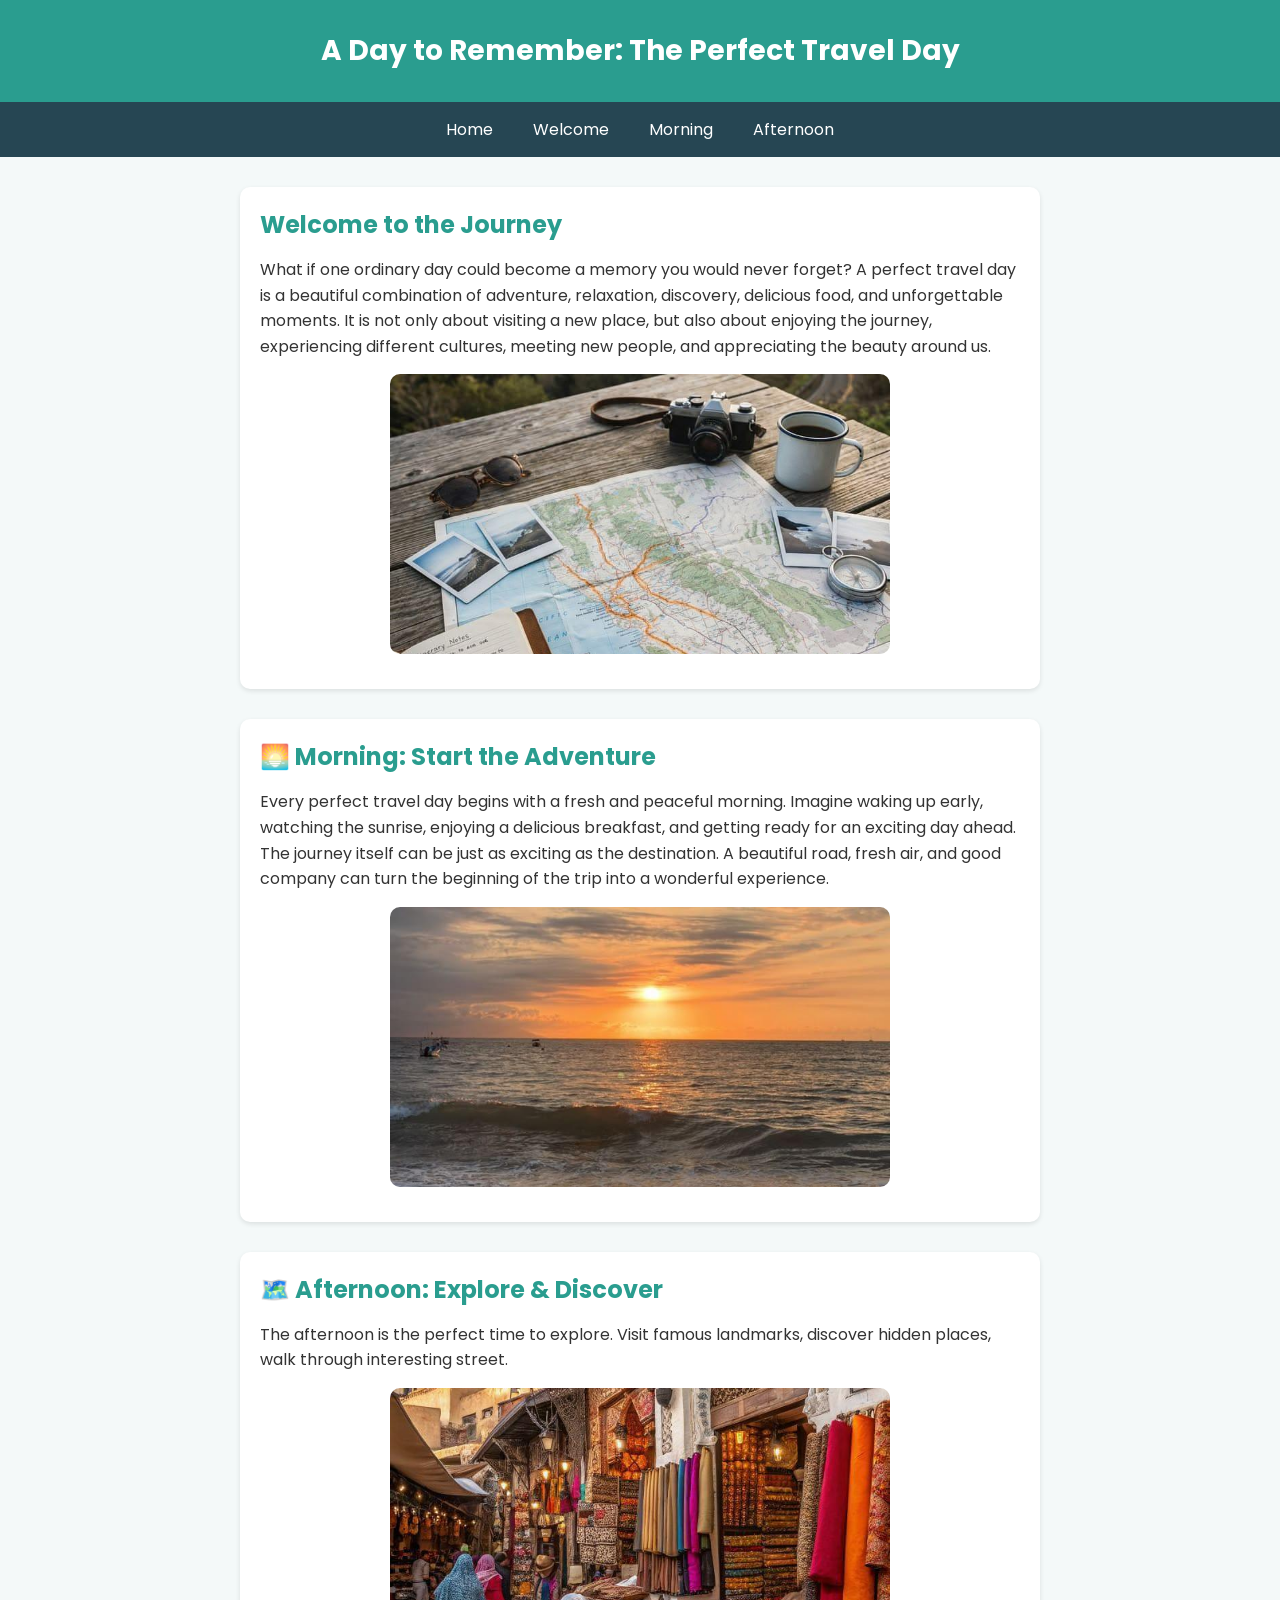
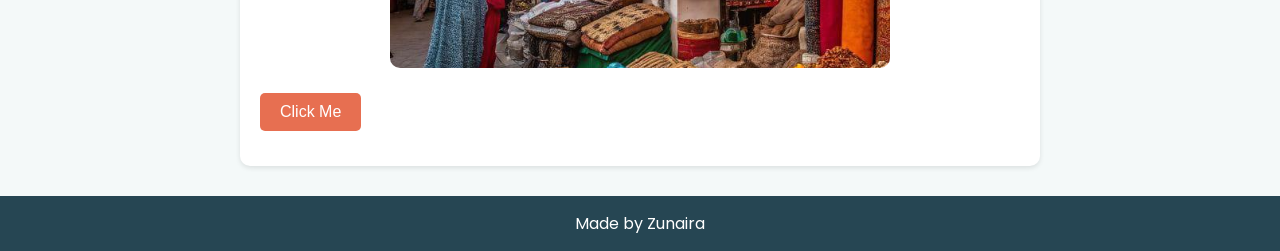
<file: index.html>
<!DOCTYPE html>
<html lang="en">
<head>
  <meta charset="UTF-8">
  <meta name="viewport" content="width=device-width, initial-scale=1.0">
  <title>A Day to Remember: The Perfect Travel Day</title>
  <link href="https://fonts.googleapis.com/css2?family=Poppins&display=swap" rel="stylesheet">
  <link rel="stylesheet" href="style.css">
</head>
<body>

  <header>
    <h1>A Day to Remember: The Perfect Travel Day</h1>
  </header>

  <nav>
    <a href="#home">Home</a>
    <a href="#welcome">Welcome</a>
    <a href="#morning">Morning</a>
    <a href="#afternoon">Afternoon</a>
  </nav>

  <main id="home">

    <section id="welcome">
      <h2> Welcome to the Journey</h2>
      <p>What if one ordinary day could become a memory you would never forget? A perfect travel day is a beautiful combination of adventure, relaxation, discovery, delicious food, and unforgettable moments. It is not only about visiting a new place, but also about enjoying the journey, experiencing different cultures, meeting new people, and appreciating the beauty around us.</p>
      <img src="imgtravel.jpeg" alt="Travel">
    </section>

    <section id="morning">
      <h2>🌅 Morning: Start the Adventure</h2>
      <p>Every perfect travel day begins with a fresh and peaceful morning. Imagine waking up early, watching the sunrise, enjoying a delicious breakfast, and getting ready for an exciting day ahead. The journey itself can be just as exciting as the destination. A beautiful road, fresh air, and good company can turn the beginning of the trip into a wonderful experience.</p>
      <img src="morning.jpeg" alt="Morning">
    </section>

    <section id="afternoon">
      <h2>🗺️ Afternoon: Explore & Discover</h2>
      <p>The afternoon is the perfect time to explore. Visit famous landmarks, discover hidden places, walk through interesting street.</p>
      <img src="afternoon.jpeg" alt="Afternoon">
      <button onclick="showMessage()">Click Me</button>
      <p id="message"></p>
    </section>

  </main>

  <footer>
    <p>Made by Zunaira</p>
  </footer>

  <script src="script.js"></script>
</body>
</html>
</file>
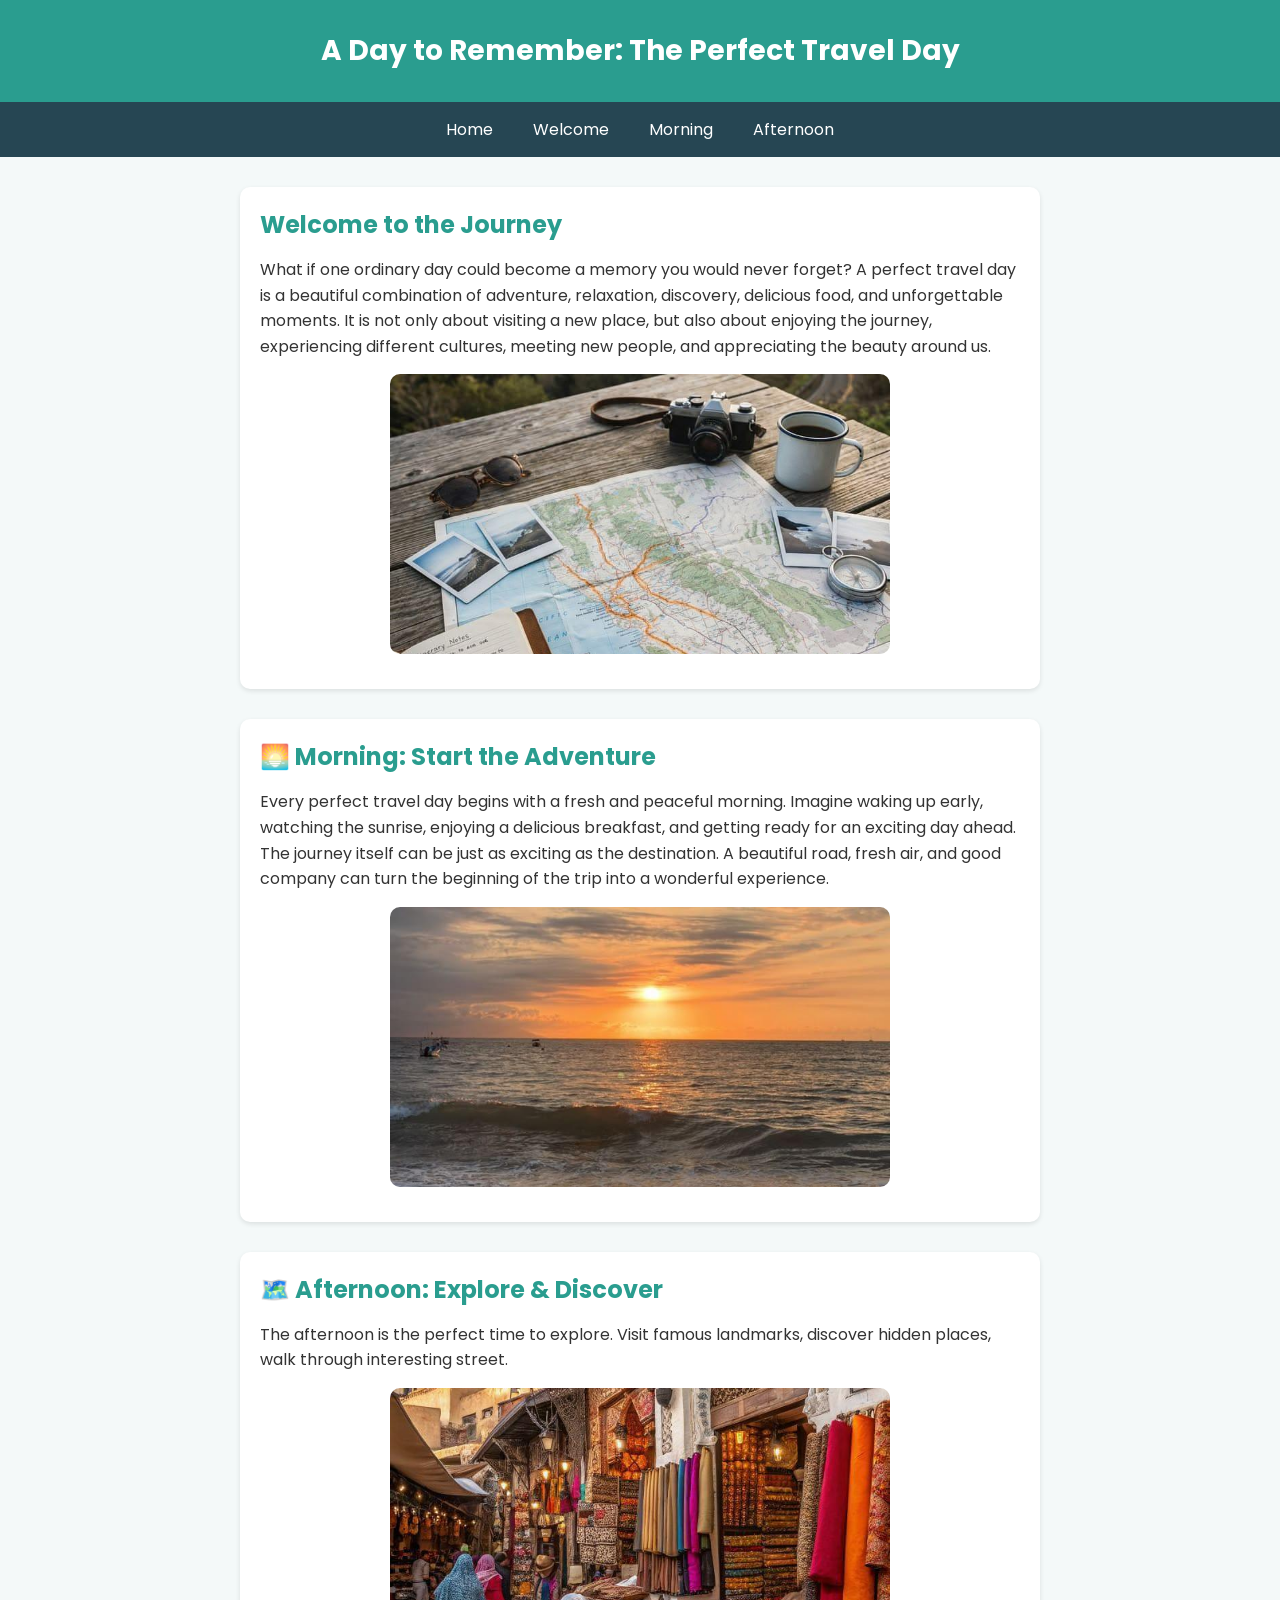
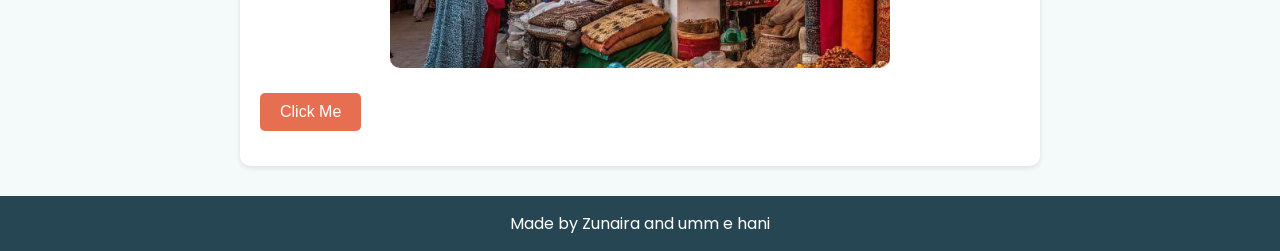
<file: code.html>
<!DOCTYPE html>
<html lang="en">
<head>
  <meta charset="UTF-8">
  <meta name="viewport" content="width=device-width, initial-scale=1.0">
  <title>A Day to Remember: The Perfect Travel Day</title>
  <link href="https://fonts.googleapis.com/css2?family=Poppins&display=swap" rel="stylesheet">
  <link rel="stylesheet" href="style.css">
</head>
<body>

  <header>
    <h1>A Day to Remember: The Perfect Travel Day</h1>
  </header>

  <nav>
    <a href="#home">Home</a>
    <a href="#welcome">Welcome</a>
    <a href="#morning">Morning</a>
    <a href="#afternoon">Afternoon</a>
  </nav>

  <main id="home">

    <section id="welcome">
      <h2> Welcome to the Journey</h2>
      <p>What if one ordinary day could become a memory you would never forget? A perfect travel day is a beautiful combination of adventure, relaxation, discovery, delicious food, and unforgettable moments. It is not only about visiting a new place, but also about enjoying the journey, experiencing different cultures, meeting new people, and appreciating the beauty around us.</p>
      <img src="imgtravel.jpeg" alt="Travel">
    </section>

    <section id="morning">
      <h2>🌅 Morning: Start the Adventure</h2>
      <p>Every perfect travel day begins with a fresh and peaceful morning. Imagine waking up early, watching the sunrise, enjoying a delicious breakfast, and getting ready for an exciting day ahead. The journey itself can be just as exciting as the destination. A beautiful road, fresh air, and good company can turn the beginning of the trip into a wonderful experience.</p>
      <img src="morning.jpeg" alt="Morning">
    </section>

    <section id="afternoon">
      <h2>🗺️ Afternoon: Explore & Discover</h2>
      <p>The afternoon is the perfect time to explore. Visit famous landmarks, discover hidden places, walk through interesting street.</p>
      <img src="afternoon.jpeg" alt="Afternoon">
      <button onclick="showMessage()">Click Me</button>
      <p id="message"></p>
    </section>

  </main>

  <footer>
    <p>Made by Zunaira and umm e hani</p>
  </footer>

  <script src="script.js"></script>
</body>
</html>
</file>
<file: style.css>
* {
  margin: 0;
  padding: 0;
  box-sizing: border-box;
}

body {
  font-family: 'Poppins', sans-serif;
  background-color: #f4f9f9;
  color: #333;
}

header {
  background-color: #2a9d8f;
  color: white;
  text-align: center;
  padding: 30px 10px;
}

header h1 {
  font-size: 28px;
}

nav {
  background-color: #264653;
  display: flex;
  justify-content: center;
  flex-wrap: wrap;
}

nav a {
  color: white;
  text-decoration: none;
  padding: 15px 20px;
  display: inline-block;
}

nav a:hover {
  background-color: #2a9d8f;
}

section {
  max-width: 800px;
  margin: 30px auto;
  padding: 20px;
  background-color: white;
  border-radius: 10px;
  box-shadow: 0 2px 5px rgba(0, 0, 0, 0.1);
}

section h2 {
  color: #2a9d8f;
  margin-bottom: 15px;
}

section p {
  line-height: 1.6;
  margin-bottom: 15px;
}

section img {
  width: 100%;
  max-width: 500px;
  height: 280px;
  object-fit: cover;
  display: block;
  margin: 15px auto;
  border-radius: 10px;
}


button {
  background-color: #e76f51;
  color: white;
  border: none;
  padding: 10px 20px;
  border-radius: 5px;
  cursor: pointer;
  font-size: 16px;
  margin-top: 10px;
}

button:hover {
  background-color: #d65a3a;
}

#message {
  margin-top: 10px;
  font-weight: bold;
  color: #264653;
}

footer {
  background-color: #264653;
  color: white;
  text-align: center;
  padding: 15px;
  margin-top: 30px;
}

@media (max-width: 600px) {
  header h1 {
    font-size: 22px;
  }

  nav a {
    padding: 10px;
    font-size: 14px;
  }
}
</file>
